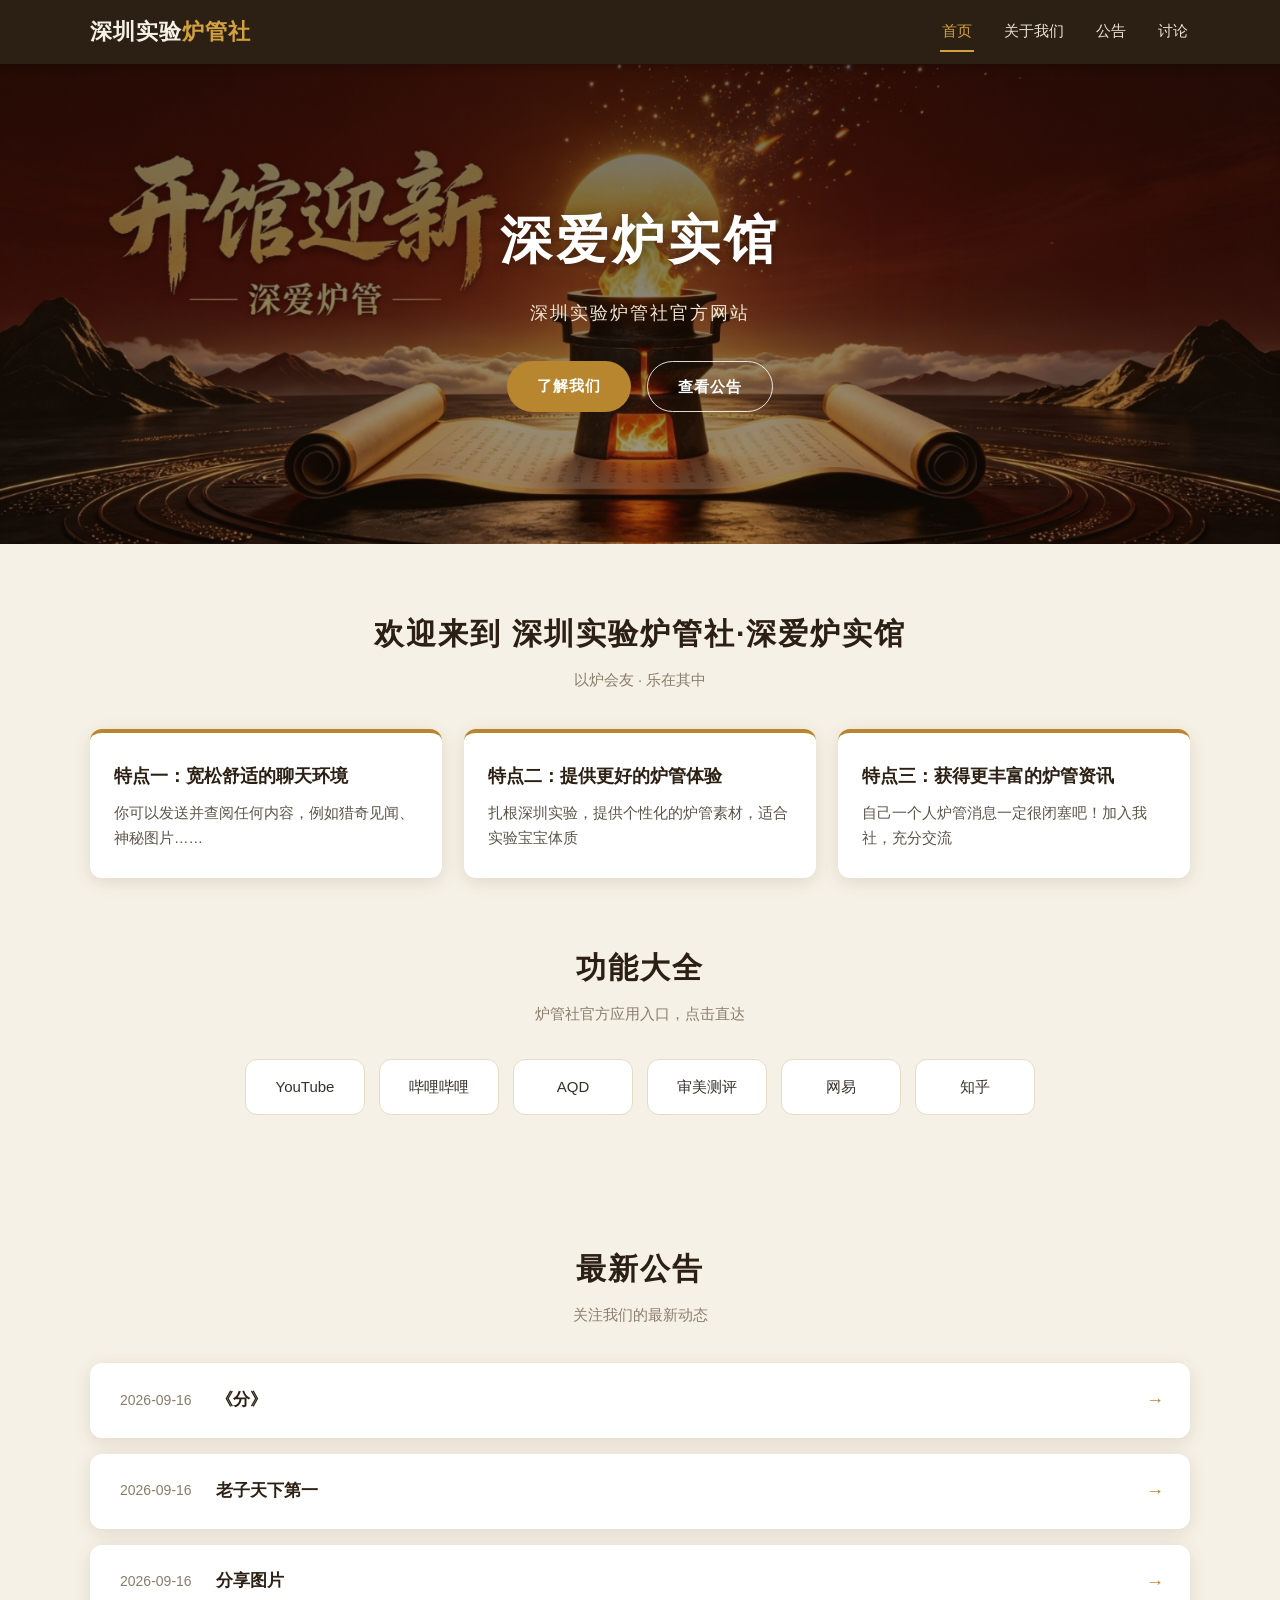
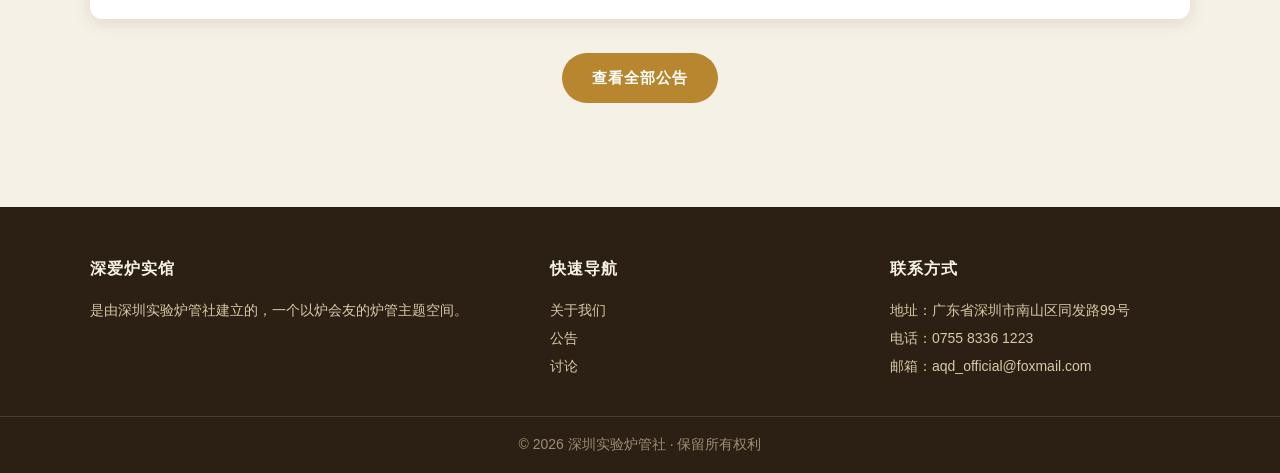
<file: index.html>
<!DOCTYPE html>
<html lang="zh-CN">
<head>
  <meta charset="UTF-8">
  <meta name="viewport" content="width=device-width, initial-scale=1.0">
  <title>深圳实验炉管社 - 官方网站</title>
  <meta name="description" content="深爱炉实馆官方网站：场馆介绍、最新公告。">
  <link rel="icon" href="favicon.ico">
<link rel="apple-touch-icon" href="apple-touch-icon.png">
<link rel="manifest" href="manifest.json">
  <link rel="stylesheet" href="css/style.css">
</head>
<body>

  <!-- ===== 顶部导航栏（四个页面都一样） ===== -->
  <header class="顶栏">
    <div class="容器 顶栏内部">
      <a class="馆名" href="index.html">深圳实验<span class="金色字">炉管社</span></a>
      <nav class="导航" id="导航">
        <a href="index.html" class="当前页">首页</a>
        <a href="about.html">关于我们</a>
        <a href="news.html">公告</a>
        <a href="discussion.html">讨论</a>
      </nav>
      <button class="菜单按钮" onclick="切换菜单()">菜单</button>
    </div>
  </header>

  <!-- ===== 首页大图（Hero）===== -->
  <section class="首页大图">
    <div class="首页大图内容">
      <h1>深爱炉实馆</h1>
      <p class="口号">深圳实验炉管社官方网站</p>
      <div class="按钮组">
        <a class="按钮 按钮-金色" href="about.html">了解我们</a>
        <a class="按钮 按钮-描边" href="news.html">查看公告</a>
      </div>
    </div>
  </section>

  <!-- ===== 欢迎区（三个特点卡片，内容可自行修改） ===== -->
  <section class="区块">
    <div class="容器">
      <h2 class="区块标题">欢迎来到 深圳实验炉管社·深爱炉实馆</h2>
      <p class="区块副标题">以炉会友 · 乐在其中</p>
      <div class="卡片组">
        <div class="卡片">
          <h3>特点一：宽松舒适的聊天环境</h3>
          <p>你可以发送并查阅任何内容，例如猎奇见闻、神秘图片……</p>
        </div>
        <div class="卡片">
          <h3>特点二：提供更好的炉管体验</h3>
          <p>扎根深圳实验，提供个性化的炉管素材，适合实验宝宝体质</p>
        </div>
        <div class="卡片">
          <h3>特点三：获得更丰富的炉管资讯</h3>
          <p>自己一个人炉管消息一定很闭塞吧！加入我社，充分交流</p>
        </div>
      </div>
    </div>
  </section>

  <!-- ===== 常用网站合集（★ 在这里添加你常用网站的链接） ===== -->
  <section class="区块" style="padding-top:0;">
    <div class="容器">
      <h2 class="区块标题">功能大全</h2>
      <p class="区块副标题">炉管社官方应用入口，点击直达</p>

      <!--
        ★ 添加方法：复制下面一行 <a class="网站链接" ...>...</a>，粘贴到 .网站合集 里，
          把"链接文字"和"网址"替换成你自己的即可。
        ★ 想给链接分类，可以把同类链接包进一个 <div class="网站分类"> 里。
      -->
      <div class="网站合集">
        <a class="网站链接" href="https://www.youtube.com/" target="_blank" rel="noopener">YouTube</a>
        <a class="网站链接" href="https://www.bilibili.com/" target="_blank" rel="noopener">哔哩哔哩</a>
        <a class="网站链接" href="https://www.aqdlt2026.net/" target="_blank" rel="noopener">AQD</a>
        <a class="网站链接" href="https://zys666-stack.github.io/sex-test/" target="_blank" rel="noopener">审美测评</a>
        <a class="网站链接" href="https://www.163.com/" target="_blank" rel="noopener">网易</a>
        <a class="网站链接" href="https://www.zhihu.com/" target="_blank" rel="noopener">知乎</a>
      </div>
    </div>
  </section>
  
  <!-- ===== 最新公告（前 3 条，数据在 js/announcements.js） ===== -->
  <section class="区块">
    <div class="容器">
      <h2 class="区块标题">最新公告</h2>
      <p class="区块副标题">关注我们的最新动态</p>
      <div class="公告列表" id="公告列表" data-数量="3"></div>
      <div class="居中的按钮行">
        <a class="按钮 按钮-金色" href="news.html">查看全部公告</a>
      </div>
    </div>
  </section>
    

  <!-- ===== 页脚（四个页面都一样） ===== -->
  <footer class="页脚">
    <div class="容器 页脚内部">
      <div>
        <h4>深爱炉实馆</h4>
        <p>是由深圳实验炉管社建立的，一个以炉会友的炉管主题空间。</p>
      </div>
      <div>
        <h4>快速导航</h4>
        <p><a href="about.html">关于我们</a></p>
        <p><a href="news.html">公告</a></p>
        <p><a href="discussion.html">讨论</a></p>
      </div>
      <div>
        <h4>联系方式</h4>
        <p>地址：广东省深圳市南山区同发路99号</p>
        <p>电话：0755 8336 1223</p>
        <p>邮箱：aqd_official@foxmail.com</p>
      </div>
    </div>
    <div class="版权行">© 2026 深圳实验炉管社 · 保留所有权利</div>
  </footer>

  <!-- 公告数据与渲染逻辑 -->
  <script src="js/announcements.js"></script>
  <!-- 手机端菜单开合 -->
  <script>
    function 切换菜单() {
      document.getElementById("导航").classList.toggle("展开");
    }
  </script>
</body>
</html>
</file>
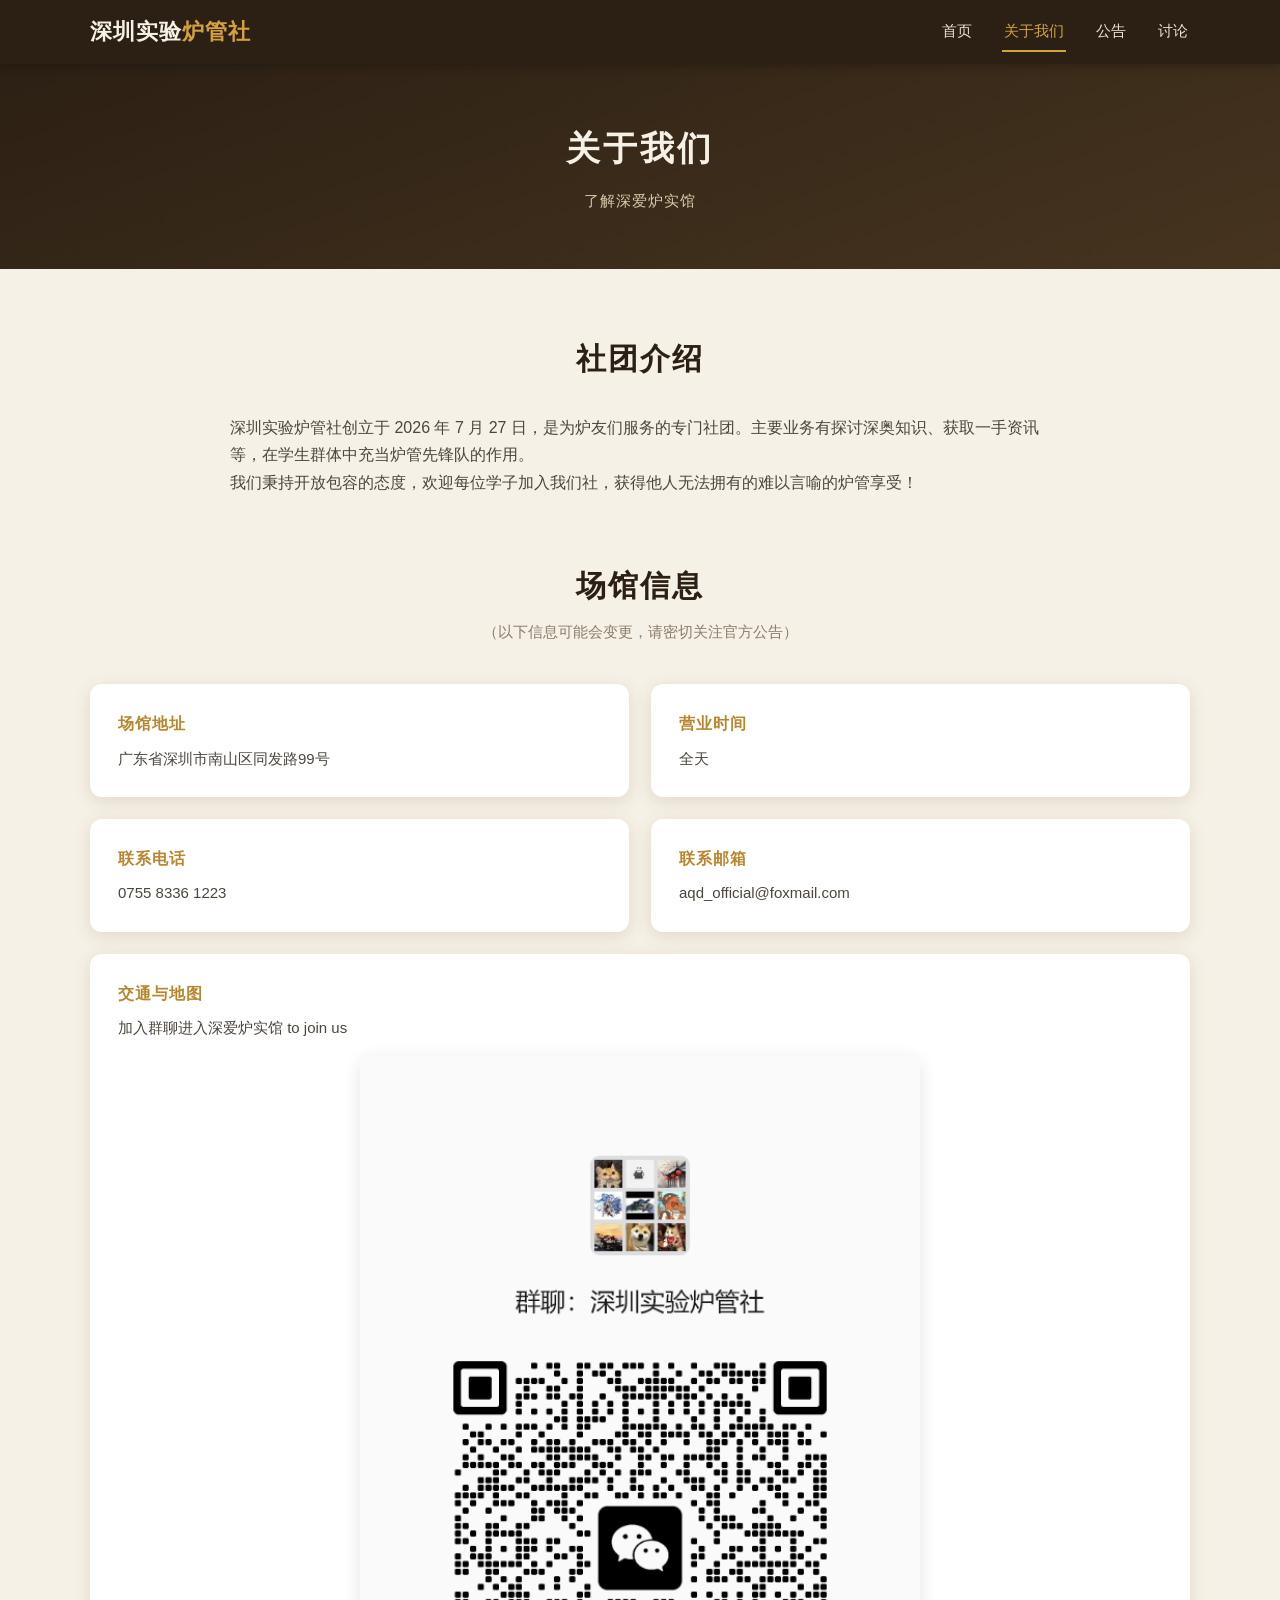
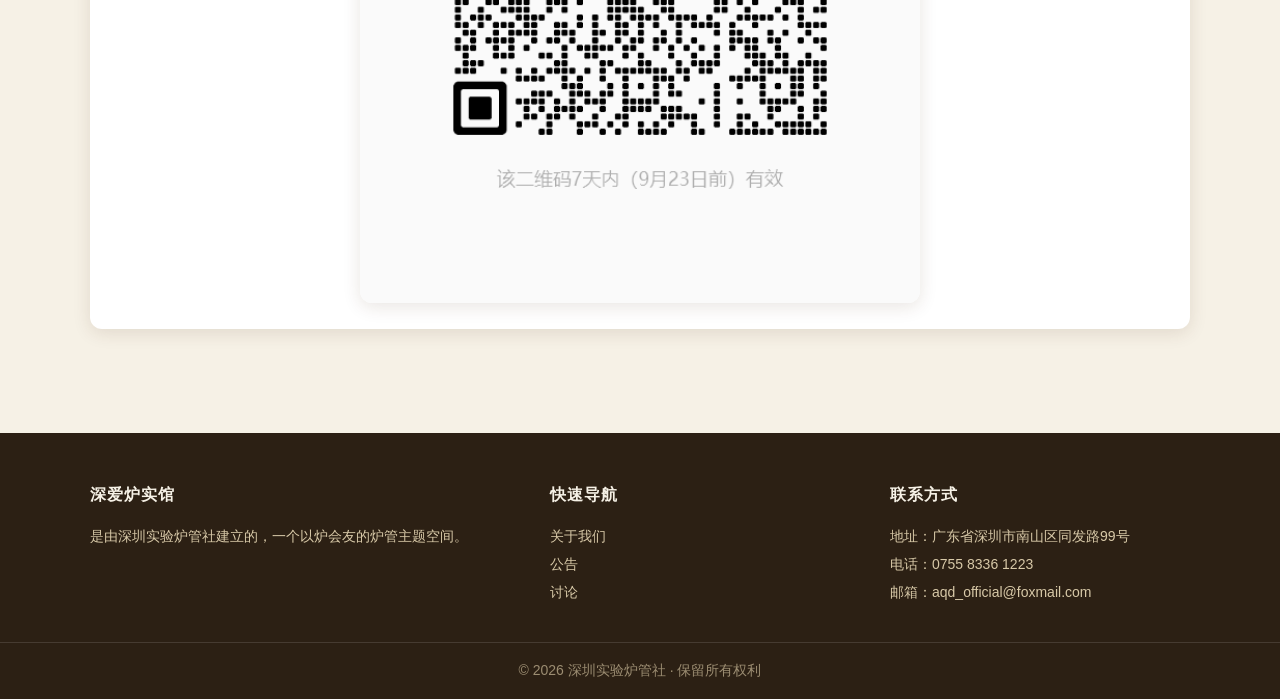
<file: about.html>
<!DOCTYPE html>
<html lang="zh-CN">
<head>
  <meta charset="UTF-8">
  <meta name="viewport" content="width=device-width, initial-scale=1.0">
  <title>关于我们 - 深爱炉实馆</title>
  <meta name="description" content="深爱炉实馆场馆介绍与联系方式。">
  <link rel="icon" href="favicon.ico">
<link rel="apple-touch-icon" href="apple-touch-icon.png">
<link rel="manifest" href="manifest.json">
  <link rel="stylesheet" href="css/style.css">
</head>
<body>

  <!-- ===== 顶部导航栏 ===== -->
  <header class="顶栏">
    <div class="容器 顶栏内部">
      <a class="馆名" href="index.html">深圳实验<span class="金色字">炉管社</span></a>
      <nav class="导航" id="导航">
        <a href="index.html">首页</a>
        <a href="about.html" class="当前页">关于我们</a>
        <a href="news.html">公告</a>
        <a href="discussion.html">讨论</a>
      </nav>
      <button class="菜单按钮" onclick="切换菜单()">菜单</button>
    </div>
  </header>

  <!-- ===== 页面标题 ===== -->
  <div class="页头">
    <h1>关于我们</h1>
    <p>了解深爱炉实馆</p>
  </div>

  <!-- ===== 社团介绍 ===== -->
  <section class="区块">
    <div class="容器">
      <h2 class="区块标题">社团介绍</h2>
      <div class="关于段落" style="margin-top:30px;">
        <p>深圳实验炉管社创立于 2026 年 7 月 27 日，是为炉友们服务的专门社团。主要业务有探讨深奥知识、获取一手资讯等，在学生群体中充当炉管先锋队的作用。</p>
        <p>我们秉持开放包容的态度，欢迎每位学子加入我们社，获得他人无法拥有的难以言喻的炉管享受！</p>
      </div>
    </div>
  </section>

  <!-- ===== 场馆信息 ===== -->
  <section class="区块" style="padding-top:0;">
    <div class="容器">
      <h2 class="区块标题">场馆信息</h2>
      <p class="区块副标题">（以下信息可能会变更，请密切关注官方公告）</p>
      <div class="信息卡组">
        <div class="信息卡">
          <h3>场馆地址</h3>
          <p>广东省深圳市南山区同发路99号</p>
        </div>
        <div class="信息卡">
          <h3>营业时间</h3>
          <p>全天</p>
        </div>
        <div class="信息卡">
          <h3>联系电话</h3>
          <p>0755 8336 1223</p>
        </div>
        <div class="信息卡">
          <h3>联系邮箱</h3>
          <p>aqd_official@foxmail.com</p>
        </div>
      </div>

      
      <div class="信息卡" style="margin-top:22px;">
        <h3>交通与地图</h3>
        <p>加入群聊进入深爱炉实馆 to join us</p>
        <!-- ★ 交通/地图图片：把图片命名为 map.jpg，放进 images 文件夹即可显示 -->
        <img class="地图图片" src="images/map.jpg" alt="交通与地图">
      </div>

    </div>
  </section>

  <!-- ===== 页脚 ===== -->
  <footer class="页脚">
    <div class="容器 页脚内部">
      <div>
        <h4>深爱炉实馆</h4>
        <p>是由深圳实验炉管社建立的，一个以炉会友的炉管主题空间。</p>
      </div>
      <div>
        <h4>快速导航</h4>
        <p><a href="about.html">关于我们</a></p>
        <p><a href="news.html">公告</a></p>
        <p><a href="discussion.html">讨论</a></p>
      </div>
      <div>
        <h4>联系方式</h4>
        <p>地址：广东省深圳市南山区同发路99号</p>
        <p>电话：0755 8336 1223</p>
        <p>邮箱：aqd_official@foxmail.com</p>
      </div>
    </div>
    <div class="版权行">© 2026 深圳实验炉管社 · 保留所有权利</div>
  </footer>

  <script>
    function 切换菜单() {
      document.getElementById("导航").classList.toggle("展开");
    }
  </script>
</body>
</html>
</file>
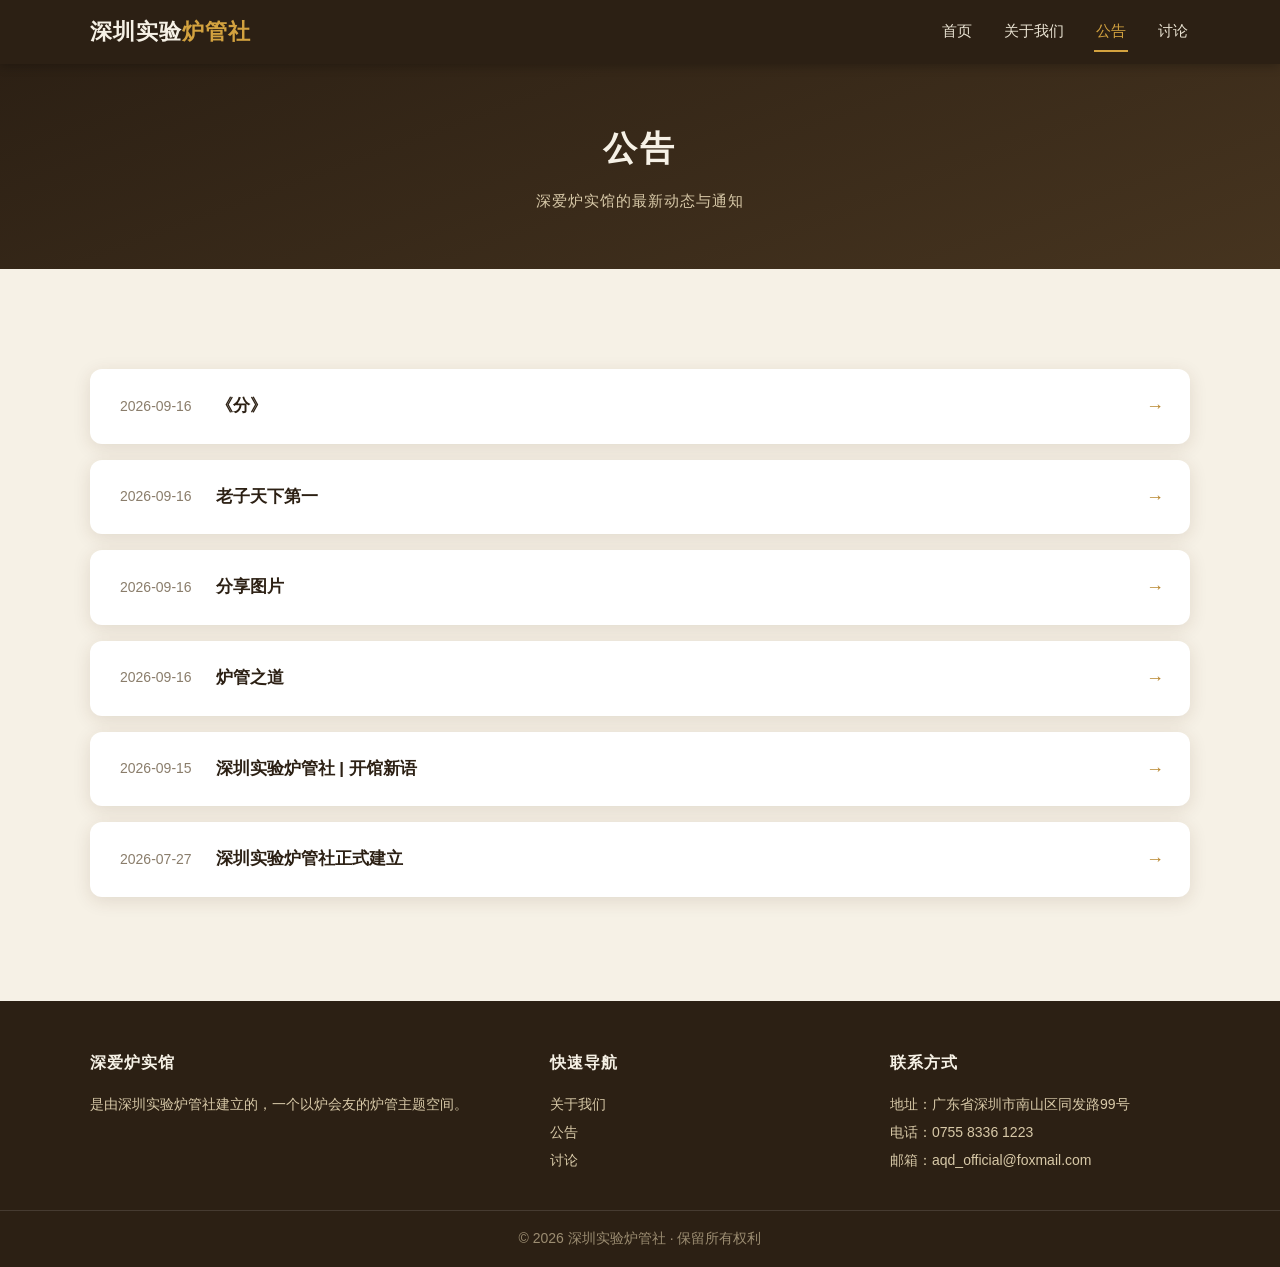
<file: news.html>
<!DOCTYPE html>
<html lang="zh-CN">
<head>
  <meta charset="UTF-8">
  <meta name="viewport" content="width=device-width, initial-scale=1.0">
  <title>公告 - 深爱炉实馆</title>
  <meta name="description" content="深爱炉实馆全部公告。">
  <link rel="icon" href="favicon.ico">
<link rel="apple-touch-icon" href="apple-touch-icon.png">
<link rel="manifest" href="manifest.json">
  <link rel="stylesheet" href="css/style.css">
</head>
<body>

  <!-- ===== 顶部导航栏 ===== -->
  <header class="顶栏">
    <div class="容器 顶栏内部">
      <a class="馆名" href="index.html">深圳实验<span class="金色字">炉管社</span></a>
      <nav class="导航" id="导航">
        <a href="index.html">首页</a>
        <a href="about.html">关于我们</a>
        <a href="news.html" class="当前页">公告</a>
        <a href="discussion.html">讨论</a>
      </nav>
      <button class="菜单按钮" onclick="切换菜单()">菜单</button>
    </div>
  </header>

  <!-- ===== 页面标题 ===== -->
  <div class="页头">
    <h1>公告</h1>
    <p>深爱炉实馆的最新动态与通知</p>
  </div>

  <!-- ===== 全部公告列表（数据在 js/announcements.js） ===== -->
  <section class="区块">
    <div class="容器">
      <div class="公告列表" id="公告列表"></div>
    </div>
  </section>

  <!-- ===== 页脚 ===== -->
  <footer class="页脚">
    <div class="容器 页脚内部">
      <div>
        <h4>深爱炉实馆</h4>
        <p>是由深圳实验炉管社建立的，一个以炉会友的炉管主题空间。</p>
      </div>
      <div>
        <h4>快速导航</h4>
        <p><a href="about.html">关于我们</a></p>
        <p><a href="news.html">公告</a></p>
        <p><a href="discussion.html">讨论</a></p>
      </div>
      <div>
        <h4>联系方式</h4>
        <p>地址：广东省深圳市南山区同发路99号</p>
        <p>电话：0755 8336 1223</p>
        <p>邮箱：aqd_official@foxmail.com</p>
      </div>
    </div>
    <div class="版权行">© 2026 深圳实验炉管社 · 保留所有权利</div>
  </footer>

  <!-- 公告数据与渲染逻辑 -->
  <script src="js/announcements.js"></script>
  <script>
    function 切换菜单() {
      document.getElementById("导航").classList.toggle("展开");
    }
  </script>
</body>
</html>
</file>
<file: css/style.css>
/* ============================================================
   深爱炉实馆 · 全站样式表 style.css
   ------------------------------------------------------------
   ★ 想自己设计网页排版？90% 的改动都发生在这个文件里。
   ★ 文件最上方是"设计变量"：改颜色、圆角、阴影，全站一起变。

   目录：
     1. 设计变量（改这里 = 全站换皮肤）
     2. 基础样式
     3. 顶部导航栏
     4. 首页大图（Hero）
     5. 通用内容区
     6. 卡片
     7. 公告列表
     8. 公告详情
     9. 关于我们
    10. 页脚
    11. 手机端适配
   ============================================================ */

/* ===== 1. 设计变量 ===== */
:root {
  --主背景: #f6f1e6;      /* 页面底色：羊皮纸米色 */
  --卡片底色: #ffffff;     /* 卡片 / 白色区域底色 */
  --深色: #2c2014;         /* 深胡桃木色：导航栏、页脚、大标题 */
  --深色浅: #46341f;       /* 深色区域 hover 用 */
  --金色: #b8862e;         /* 卡牌金：按钮、高亮、强调 */
  --金色亮: #d3a23f;       /* 金色 hover 时变亮 */
  --正文色: #37322b;       /* 正文文字颜色 */
  --浅文字: #8a7d6b;       /* 次要文字（日期、说明文字） */
  --分割线: #e6dcc6;       /* 分割线颜色 */
  --圆角: 12px;            /* 卡片圆角大小 */
  --阴影: 0 4px 18px rgba(70, 45, 15, 0.12);  /* 卡片阴影 */
}

/* ===== 2. 基础样式 ===== */
* { margin: 0; padding: 0; box-sizing: border-box; }

html { scroll-behavior: smooth; }

body {
  font-family: "PingFang SC", "Hiragino Sans GB", "Microsoft YaHei",
               "Noto Sans CJK SC", sans-serif;
  background: var(--主背景);
  color: var(--正文色);
  line-height: 1.7;
}

a { color: inherit; text-decoration: none; }
img { max-width: 100%; display: block; }

/* 页面内容统一宽度，居中 */
.容器 {
  width: min(1100px, 92%);
  margin: 0 auto;
}

/* ===== 3. 顶部导航栏 ===== */
.顶栏 {
  position: sticky;
  top: 0;
  z-index: 100;
  background: var(--深色);
  box-shadow: 0 2px 10px rgba(0,0,0,0.25);
}

.顶栏内部 {
  display: flex;
  align-items: center;
  justify-content: space-between;
  height: 64px;
}

.馆名 {
  color: #f6f1e6;
  font-size: 22px;
  font-weight: 700;
  letter-spacing: 1px;
}

.馆名 .金色字 { color: var(--金色亮); }

.导航 {
  display: flex;
  gap: 28px;
  align-items: center;
}

.导航 a {
  color: #e9e2d2;
  font-size: 15px;
  padding: 6px 2px;
  border-bottom: 2px solid transparent;
  transition: color 0.2s, border-color 0.2s;
}

.导航 a:hover,
.导航 a.当前页 {
  color: var(--金色亮);
  border-bottom-color: var(--金色亮);
}

/* 手机端"菜单"按钮，平时隐藏，窄屏显示 */
.菜单按钮 {
  display: none;
  background: none;
  border: 1px solid #6a5a42;
  color: #e9e2d2;
  font-size: 15px;
  padding: 6px 14px;
  border-radius: 8px;
  cursor: pointer;
}

/* ===== 4. 首页大图（Hero） ===== */
.首页大图 {
  position: relative;
  min-height: 480px;
  display: flex;
  align-items: center;
  justify-content: center;
  text-align: center;
  color: #fff;
  /* ★ 想换首页大图：把 images/hero.jpg 换成你自己的图片即可（文件名保持一致） */
  background: url("../images/hero.jpg") center / cover no-repeat;
}

/* 深色遮罩，保证文字清晰 */
.首页大图::after {
  content: "";
  position: absolute;
  inset: 0;
  background: linear-gradient(180deg, rgba(28, 18, 8, 0.62), rgba(28, 18, 8, 0.40));
}

.首页大图内容 {
  position: relative;
  z-index: 1;
  padding: 60px 20px;
  max-width: 780px;
}

.首页大图内容 h1 {
  font-size: 52px;
  letter-spacing: 4px;
  font-weight: 800;
  text-shadow: 0 2px 12px rgba(0,0,0,0.4);
}

.首页大图内容 .口号 {
  margin-top: 14px;
  font-size: 18px;
  color: #f0e6d2;
  letter-spacing: 2px;
}

.首页大图内容 .按钮组 {
  margin-top: 32px;
  display: flex;
  gap: 16px;
  justify-content: center;
  flex-wrap: wrap;
}

/* ===== 按钮 ===== */
.按钮 {
  display: inline-block;
  padding: 12px 30px;
  border-radius: 999px;
  font-size: 15px;
  font-weight: 600;
  letter-spacing: 1px;
  transition: background 0.2s, color 0.2s, transform 0.15s;
  cursor: pointer;
}

.按钮:hover { transform: translateY(-2px); }

.按钮-金色 {
  background: var(--金色);
  color: #fff;
}

.按钮-金色:hover { background: var(--金色亮); }

.按钮-描边 {
  background: transparent;
  color: #fff;
  border: 1.5px solid rgba(255,255,255,0.85);
}

.按钮-描边:hover { background: rgba(255,255,255,0.15); }

/* ===== 5. 通用内容区 ===== */
.区块 { padding: 64px 0; }

.区块标题 {
  font-size: 30px;
  font-weight: 800;
  color: var(--深色);
  text-align: center;
  letter-spacing: 2px;
}

.区块副标题 {
  text-align: center;
  color: var(--浅文字);
  margin-top: 8px;
  font-size: 15px;
}

/* 页面顶部标题带（关于/公告等内页用） */
.页头 {
  background: linear-gradient(160deg, var(--深色) 0%, var(--深色浅) 100%);
  color: #f6f1e6;
  text-align: center;
  padding: 56px 20px;
}

.页头 h1 { font-size: 34px; letter-spacing: 3px; }
.页头 p { margin-top: 10px; color: #d8c9a8; font-size: 15px; letter-spacing: 1px; }

/* ===== 6. 卡片 ===== */
.卡片组 {
  display: grid;
  grid-template-columns: repeat(3, 1fr);
  gap: 22px;
  margin-top: 36px;
}

.卡片 {
  background: var(--卡片底色);
  border-radius: var(--圆角);
  box-shadow: var(--阴影);
  padding: 28px 24px;
  border-top: 4px solid var(--金色);
}

.卡片 h3 {
  font-size: 18px;
  color: var(--深色);
  margin-bottom: 10px;
}

.卡片 p { font-size: 14.5px; color: #5c554a; }

/* ===== 7. 公告列表 ===== */
.公告列表 {
  margin-top: 36px;
  display: flex;
  flex-direction: column;
  gap: 16px;
}

.公告卡片 {
  background: var(--卡片底色);
  border-radius: var(--圆角);
  box-shadow: var(--阴影);
  padding: 22px 26px;
  display: flex;
  align-items: center;
  gap: 24px;
  border-left: 4px solid transparent;
  transition: border-color 0.2s, transform 0.15s;
}

.公告卡片:hover {
  border-left-color: var(--金色);
  transform: translateX(4px);
}

.公告日期 {
  color: var(--浅文字);
  font-size: 14px;
  white-space: nowrap;
  flex-shrink: 0;
}

.公告标题 { font-size: 17px; font-weight: 700; color: var(--深色); }

.公告卡片 .箭头 { margin-left: auto; color: var(--金色); font-size: 18px; }

.居中的按钮行 {
  margin-top: 34px;
  text-align: center;
}

/* ===== 8. 公告详情 ===== */
.详情容器 {
  max-width: 760px;
  margin: 0 auto;
  background: var(--卡片底色);
  border-radius: var(--圆角);
  box-shadow: var(--阴影);
  padding: 44px 48px;
}

.详情标题 {
  font-size: 26px;
  font-weight: 800;
  color: var(--深色);
  line-height: 1.4;
}

.详情日期 {
  margin-top: 10px;
  color: var(--浅文字);
  font-size: 14px;
  padding-bottom: 20px;
  border-bottom: 1px solid var(--分割线);
}

.详情正文 { margin-top: 26px; font-size: 16px; }

.详情正文 p { margin-bottom: 16px; }

/* 公告里的配图样式 */
.公告配图 img {
  width: 100%;
  max-width: 640px;
  border-radius: var(--圆角);
  box-shadow: var(--阴影);
}

/* 公告文字对齐：居中 / 右对齐 */
.公告居中 { text-align: center; }

.公告右对齐 { text-align: right; }
/* ===== 8.5 互动区（点赞 + 评论） ===== */
.互动区 {
  margin-top: 36px;
  padding-top: 26px;
  border-top: 1px solid var(--分割线);
}

.点赞区 {
  text-align: center;
  margin-bottom: 34px;
}

.点赞按钮 {
  display: inline-block;
  padding: 10px 34px;
  border: none;
  border-radius: 999px;
  background: var(--金色);
  color: #fff;
  font-size: 16px;
  font-weight: 600;
  letter-spacing: 1px;
  cursor: pointer;
  transition: background 0.2s, transform 0.15s;
}

.点赞按钮:hover { background: var(--金色亮); transform: translateY(-2px); }

.点赞提示 {
  margin-top: 10px;
  font-size: 13px;
  color: var(--浅文字);
}

.评论标题 {
  font-size: 18px;
  color: var(--深色);
  margin-bottom: 14px;
}

.评论表单 {
  display: flex;
  flex-direction: column;
  gap: 10px;
}

.评论昵称,
.评论内容 {
  width: 100%;
  padding: 10px 14px;
  border: 1px solid var(--分割线);
  border-radius: var(--圆角);
  background: var(--主背景);
  font-family: inherit;
  font-size: 15px;
  color: var(--正文色);
}

.评论昵称:focus,
.评论内容:focus {
  outline: none;
  border-color: var(--金色);
}

.评论内容 { resize: vertical; }

.评论提交 {
  align-self: flex-end;
  padding: 9px 28px;
  border: none;
  border-radius: 999px;
  background: var(--深色);
  color: #f6f1e6;
  font-size: 15px;
  font-weight: 600;
  letter-spacing: 1px;
  cursor: pointer;
  transition: background 0.2s;
}

.评论提交:hover { background: var(--深色浅); }

.评论列表 {
  margin-top: 26px;
  display: flex;
  flex-direction: column;
  gap: 14px;
}

.评论条目 {
  background: var(--主背景);
  border-radius: var(--圆角);
  padding: 16px 18px;
}

.评论头部 {
  display: flex;
  align-items: center;
  justify-content: space-between;
  margin-bottom: 6px;
}

.评论昵称 {
  font-size: 14px;
  font-weight: 700;
  color: var(--金色);
}

.评论时间 {
  font-size: 12px;
  color: var(--浅文字);
}

.评论正文 {
  font-size: 15px;
  color: var(--正文色);
  white-space: pre-wrap;
  word-break: break-word;
}

.互动提示 {
  color: var(--浅文字);
  font-size: 14px;
  text-align: center;
  padding: 16px 0;
}
/* ===== 8.6 讨论区（发帖 + 帖子列表） ===== */
.发帖表单 {
  max-width: 720px;
  margin: 32px auto 0;
  display: flex;
  flex-direction: column;
  gap: 10px;
  background: var(--卡片底色);
  border-radius: var(--圆角);
  box-shadow: var(--阴影);
  padding: 24px;
}

.发帖昵称,
.发帖内容 {
  width: 100%;
  padding: 10px 14px;
  border: 1px solid var(--分割线);
  border-radius: var(--圆角);
  background: var(--主背景);
  font-family: inherit;
  font-size: 15px;
  color: var(--正文色);
}

.发帖昵称:focus,
.发帖内容:focus {
  outline: none;
  border-color: var(--金色);
}

.发帖内容 { resize: vertical; }

.发帖提交 {
  align-self: flex-end;
  padding: 10px 34px;
  border: none;
  border-radius: 999px;
  background: var(--金色);
  color: #fff;
  font-size: 15px;
  font-weight: 600;
  letter-spacing: 2px;
  cursor: pointer;
  transition: background 0.2s, transform 0.15s;
}

.发帖提交:hover { background: var(--金色亮); transform: translateY(-2px); }

.帖子列表 {
  max-width: 720px;
  margin: 32px auto 0;
  display: flex;
  flex-direction: column;
  gap: 14px;
}

.帖子卡片 {
  display: block;
  background: var(--卡片底色);
  border-radius: var(--圆角);
  box-shadow: var(--阴影);
  padding: 18px 22px;
  border-left: 4px solid transparent;
  transition: border-color 0.2s, transform 0.15s;
}

.帖子卡片:hover {
  border-left-color: var(--金色);
  transform: translateX(4px);
}

.帖子头部 {
  display: flex;
  align-items: center;
  justify-content: space-between;
  margin-bottom: 8px;
}

.帖子昵称 {
  font-size: 14px;
  font-weight: 700;
  color: var(--金色);
}

.帖子时间 {
  font-size: 12px;
  color: var(--浅文字);
}

.帖子正文 {
  font-size: 15.5px;
  color: var(--正文色);
  white-space: pre-wrap;
  word-break: break-word;
}

.帖子箭头 {
  margin-top: 10px;
  text-align: right;
  color: var(--金色);
  font-size: 15px;
}
.帖子图片 {
  margin-top: 12px;
  width: 100%;
  max-width: 420px;
  border-radius: var(--圆角);
  box-shadow: var(--阴影);
}

.图片选择行 {
  display: flex;
  align-items: center;
  gap: 10px;
  font-size: 14px;
  color: var(--浅文字);
}

.图片选择行 input[type="file"] {
  display: none;
}

.图片选择按钮 {
  display: inline-block;
  padding: 8px 20px;
  background: #1e3a8a;
  color: #ffffff;
  border-radius: 999px;
  font-size: 14px;
  cursor: pointer;
  transition: background 0.2s;
}

.图片选择按钮:hover { background: #2b4da8; }

.图片已选 {
  font-size: 13px;
  color: var(--浅文字);
  max-width: 220px;
  overflow: hidden;
  text-overflow: ellipsis;
  white-space: nowrap;
}



/* ===== 9. 关于我们 ===== */
.关于段落 {
  max-width: 820px;
  margin: 0 auto;
  font-size: 16px;
  color: #4c463c;
}

.信息卡组 {
  display: grid;
  grid-template-columns: 1fr 1fr;
  gap: 22px;
  margin-top: 40px;
}

.信息卡 {
  background: var(--卡片底色);
  border-radius: var(--圆角);
  box-shadow: var(--阴影);
  padding: 26px 28px;
}

.信息卡 h3 {
  font-size: 16px;
  color: var(--金色);
  margin-bottom: 8px;
  letter-spacing: 1px;
}

.信息卡 p { font-size: 15px; color: #4c463c; }
/* 关于页"交通与地图"里的图片 */
.地图图片 {
  width: 100%;
  max-width: 560px;
  margin: 16px auto 0;
  border-radius: var(--圆角);
  box-shadow: var(--阴影);
}
/* ===== 9.5 常用网站合集（首页底部） ===== */
.网站合集 {
  display: flex;
  flex-wrap: wrap;
  gap: 14px;
  justify-content: center;
  margin-top: 32px;
}

.网站链接 {
  display: flex;
  align-items: center;
  justify-content: center;
  text-align: center;
  width: 120px;          /* 每行约 4 个汉字宽 */
  height: 56px;          /* 约两行文字高 */
  padding: 0 8px;
  background: var(--卡片底色);
  border: 1px solid var(--分割线);
  border-radius: var(--圆角);
  font-size: 15px;
  line-height: 1.5;
  color: var(--正文色);
  transition: color 0.2s, border-color 0.2s, transform 0.15s, box-shadow 0.2s;
}


.网站链接:hover {
  color: var(--金色);
  border-color: var(--金色);
  transform: translateY(-2px);
  box-shadow: var(--阴影);
}



/* ===== 10. 页脚 ===== */
.页脚 {
  background: var(--深色);
  color: #d8c9a8;
  margin-top: 40px;
}

.页脚内部 {
  display: grid;
  grid-template-columns: 1.4fr 1fr 1fr;
  gap: 40px;
  padding: 48px 0 36px;
}

.页脚 h4 {
  color: #f6f1e6;
  font-size: 16px;
  margin-bottom: 14px;
  letter-spacing: 1px;
}

.页脚 p, .页脚 a { font-size: 14px; line-height: 2; }
.页脚 a:hover { color: var(--金色亮); }

.版权行 {
  border-top: 1px solid rgba(255,255,255,0.12);
  padding: 16px 0;
  text-align: center;
  font-size: 14px;
  color: #9c8d72;
}

/* ===== 11. 手机端适配（屏幕小于 800px 时生效） ===== */
@media (max-width: 800px) {
  .菜单按钮 { display: block; }

  .导航 {
    display: none;
    position: absolute;
    top: 64px;
    left: 0;
    right: 0;
    background: var(--深色);
    flex-direction: column;
    gap: 0;
    padding: 8px 0 16px;
    box-shadow: 0 8px 16px rgba(0,0,0,0.25);
  }

  .导航.展开 { display: flex; }

  .导航 a { padding: 12px 20px; width: 100%; border-bottom: none; }

  .首页大图 { min-height: 400px; }
  .首页大图内容 h1 { font-size: 34px; letter-spacing: 2px; }
  .首页大图内容 .口号 { font-size: 15px; }

  .区块 { padding: 44px 0; }
  .区块标题 { font-size: 24px; }

  .卡片组 { grid-template-columns: 1fr; }
  .信息卡组 { grid-template-columns: 1fr; }

  .公告卡片 { flex-wrap: wrap; gap: 8px; }
  .公告卡片 .箭头 { display: none; }

  .详情容器 { padding: 28px 22px; }

  .页脚内部 { grid-template-columns: 1fr; gap: 28px; }
}
</file>
